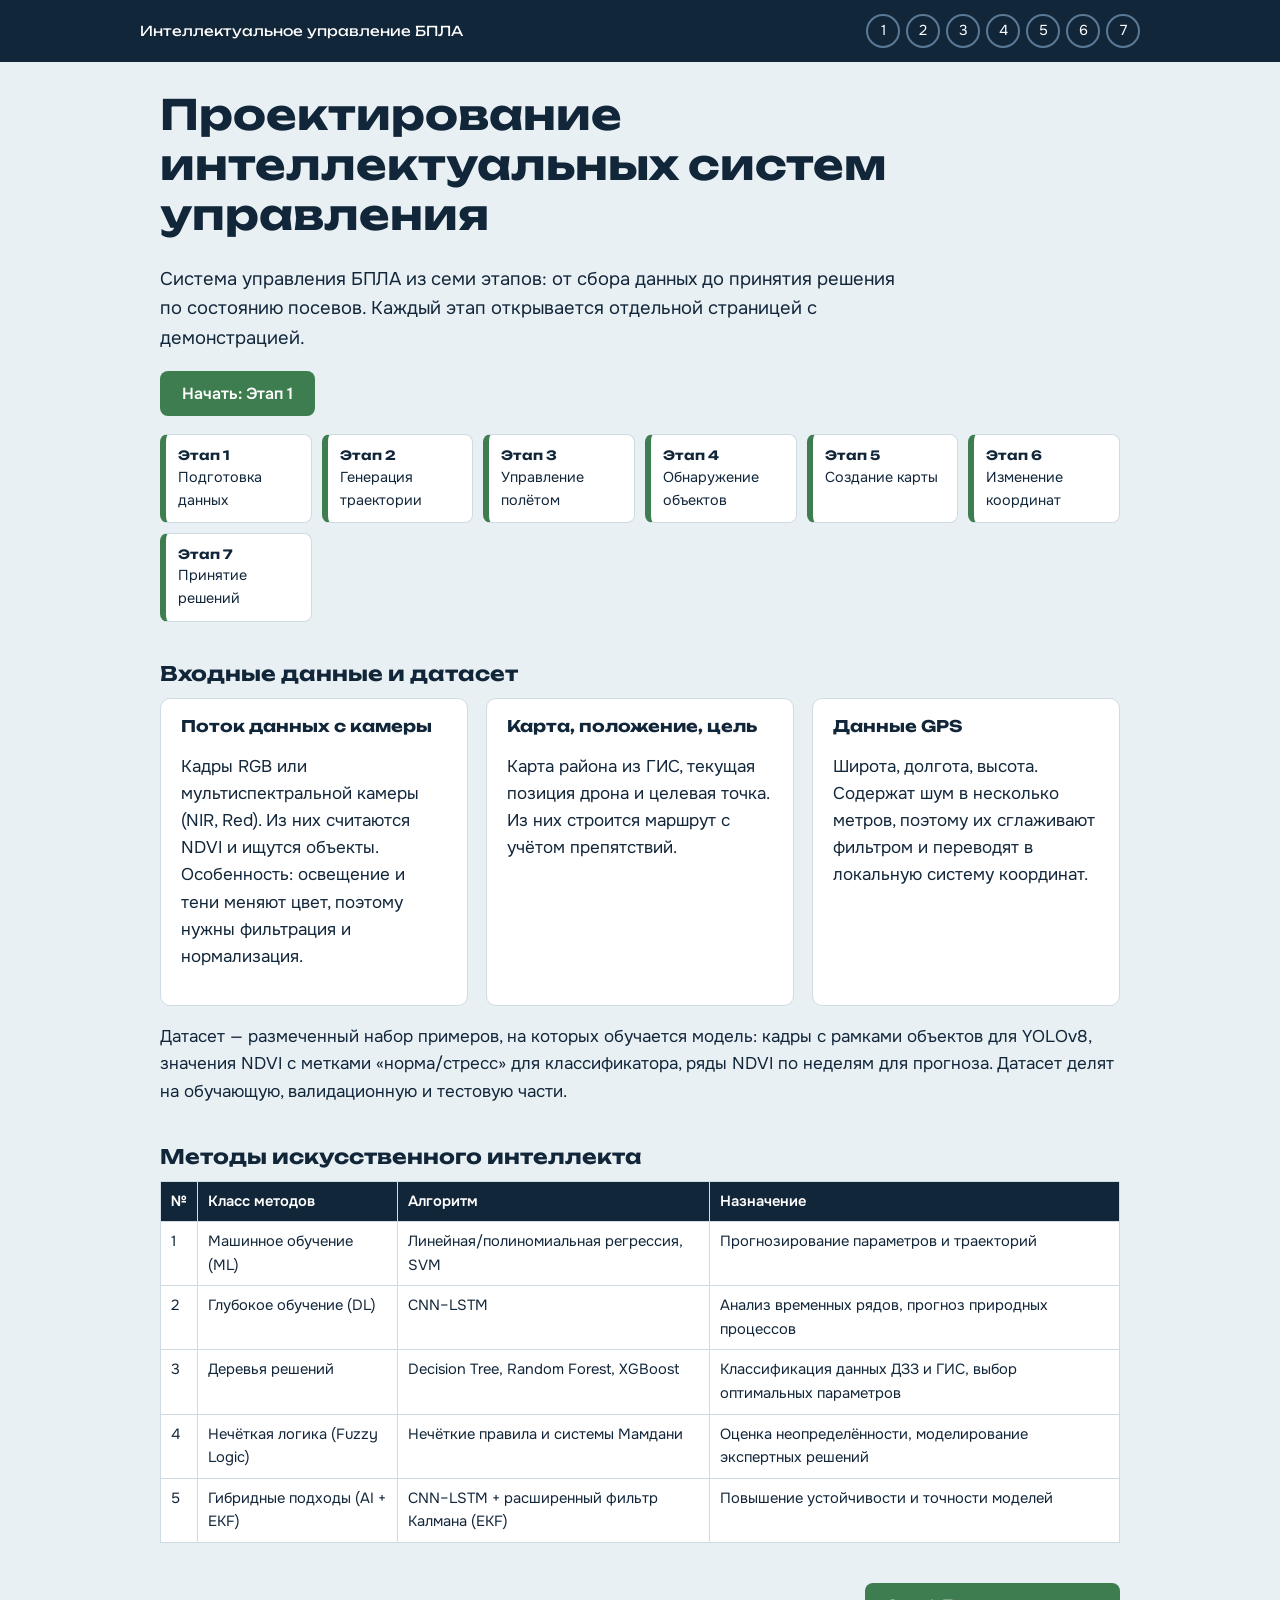
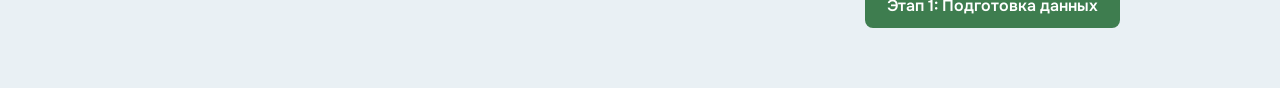
<file: index.html>
<!doctype html><html lang="ru"><head><meta charset="utf-8"><meta name="viewport" content="width=device-width,initial-scale=1"><title>Главная — Интеллектуальные системы управления БПЛА</title>
<link rel="preconnect" href="https://fonts.googleapis.com"><link rel="stylesheet" href="https://fonts.googleapis.com/css2?family=Onest:wght@400;600&family=Unbounded:wght@500;700&display=swap&subset=cyrillic"><link rel="stylesheet" href="style.css"></head><body>
<header class="top"><nav class="steps" aria-label="Этапы"><a class="home" href="index.html">Интеллектуальное управление БПЛА</a><a class="s" href="stage1.html" title="Подготовка данных" aria-label="Этап 1: Подготовка данных">1</a><a class="s" href="stage2.html" title="Генерация траектории" aria-label="Этап 2: Генерация траектории">2</a><a class="s" href="stage3.html" title="Управление полётом" aria-label="Этап 3: Управление полётом">3</a><a class="s" href="stage4.html" title="Обнаружение объектов" aria-label="Этап 4: Обнаружение объектов">4</a><a class="s" href="stage5.html" title="Создание карты" aria-label="Этап 5: Создание карты">5</a><a class="s" href="stage6.html" title="Изменение координат" aria-label="Этап 6: Изменение координат">6</a><a class="s" href="stage7.html" title="Принятие решений" aria-label="Этап 7: Принятие решений">7</a></nav></header><main><h1>Проектирование интеллектуальных систем управления</h1><p class="lead">Система управления БПЛА из семи этапов: от сбора данных до принятия решения по состоянию посевов. Каждый этап открывается отдельной страницей с демонстрацией.</p>
<a class="btn" href="stage1.html">Начать: Этап 1</a><div class="map"><a href="stage1.html"><b>Этап 1</b>Подготовка данных</a><a href="stage2.html"><b>Этап 2</b>Генерация траектории</a><a href="stage3.html"><b>Этап 3</b>Управление полётом</a><a href="stage4.html"><b>Этап 4</b>Обнаружение объектов</a><a href="stage5.html"><b>Этап 5</b>Создание карты</a><a href="stage6.html"><b>Этап 6</b>Изменение координат</a><a href="stage7.html"><b>Этап 7</b>Принятие решений</a></div>
<h2>Входные данные и датасет</h2><div class="grid"><div class="box"><h3>Поток данных с камеры</h3><p>Кадры RGB или мультиспектральной камеры (NIR, Red). Из них считаются NDVI и ищутся объекты. Особенность: освещение и тени меняют цвет, поэтому нужны фильтрация и нормализация.</p></div><div class="box"><h3>Карта, положение, цель</h3><p>Карта района из ГИС, текущая позиция дрона и целевая точка. Из них строится маршрут с учётом препятствий.</p></div><div class="box"><h3>Данные GPS</h3><p>Широта, долгота, высота. Содержат шум в несколько метров, поэтому их сглаживают фильтром и переводят в локальную систему координат.</p></div></div>
<p>Датасет — размеченный набор примеров, на которых обучается модель: кадры с рамками объектов для YOLOv8, значения NDVI с метками «норма/стресс» для классификатора, ряды NDVI по неделям для прогноза. Датасет делят на обучающую, валидационную и тестовую части.</p>
<h2>Методы искусственного интеллекта</h2><div class="scroll"><table class="tbl"><tr><th>№</th><th>Класс методов</th><th>Алгоритм</th><th>Назначение</th></tr><tr><td>1</td><td>Машинное обучение (ML)</td><td>Линейная/полиномиальная регрессия, SVM</td><td>Прогнозирование параметров и траекторий</td></tr><tr><td>2</td><td>Глубокое обучение (DL)</td><td>CNN–LSTM</td><td>Анализ временных рядов, прогноз природных процессов</td></tr><tr><td>3</td><td>Деревья решений</td><td>Decision Tree, Random Forest, XGBoost</td><td>Классификация данных ДЗЗ и ГИС, выбор оптимальных параметров</td></tr><tr><td>4</td><td>Нечёткая логика (Fuzzy Logic)</td><td>Нечёткие правила и системы Мамдани</td><td>Оценка неопределённости, моделирование экспертных решений</td></tr><tr><td>5</td><td>Гибридные подходы (AI + EKF)</td><td>CNN–LSTM + расширенный фильтр Калмана (EKF)</td><td>Повышение устойчивости и точности моделей</td></tr></table></div>
<div class="nav"><span></span><a class="btn" href="stage1.html">Этап 1: Подготовка данных</a></div></main><script src="app.js"></script></body></html>
</file>
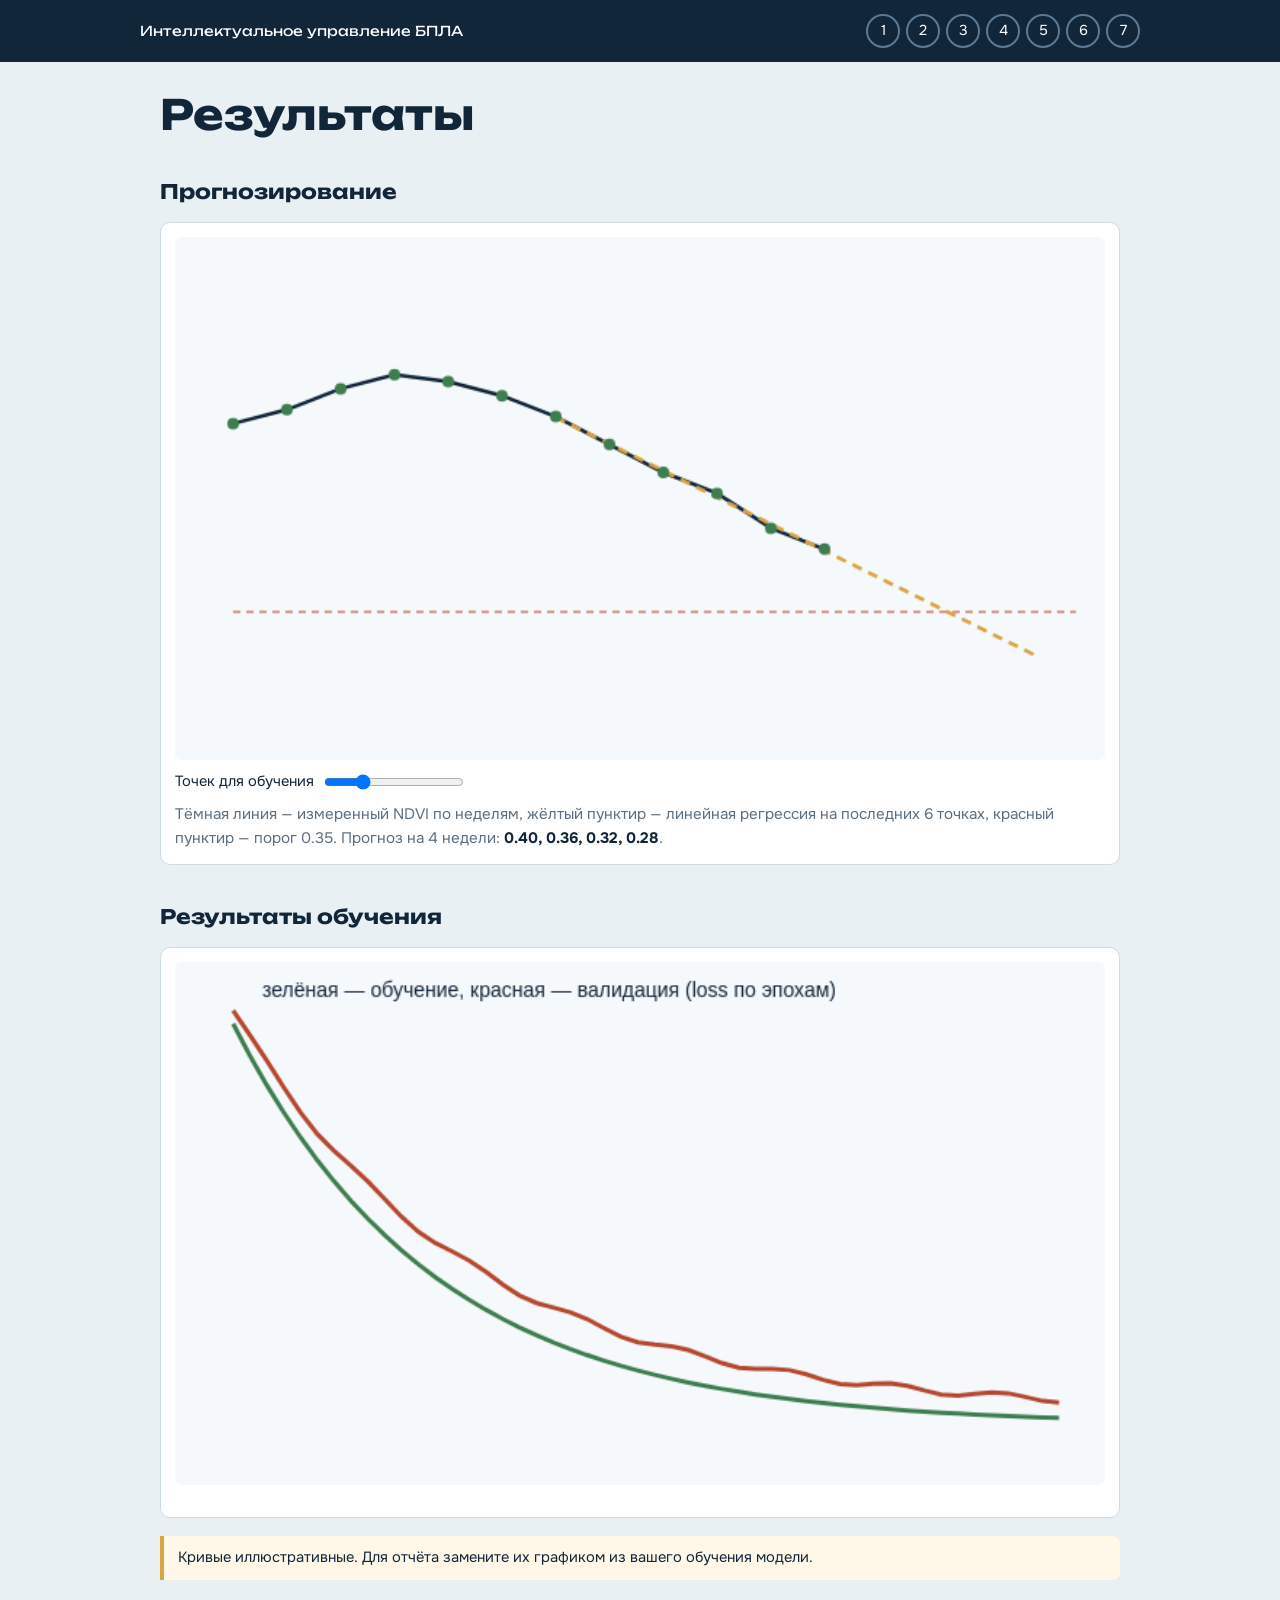
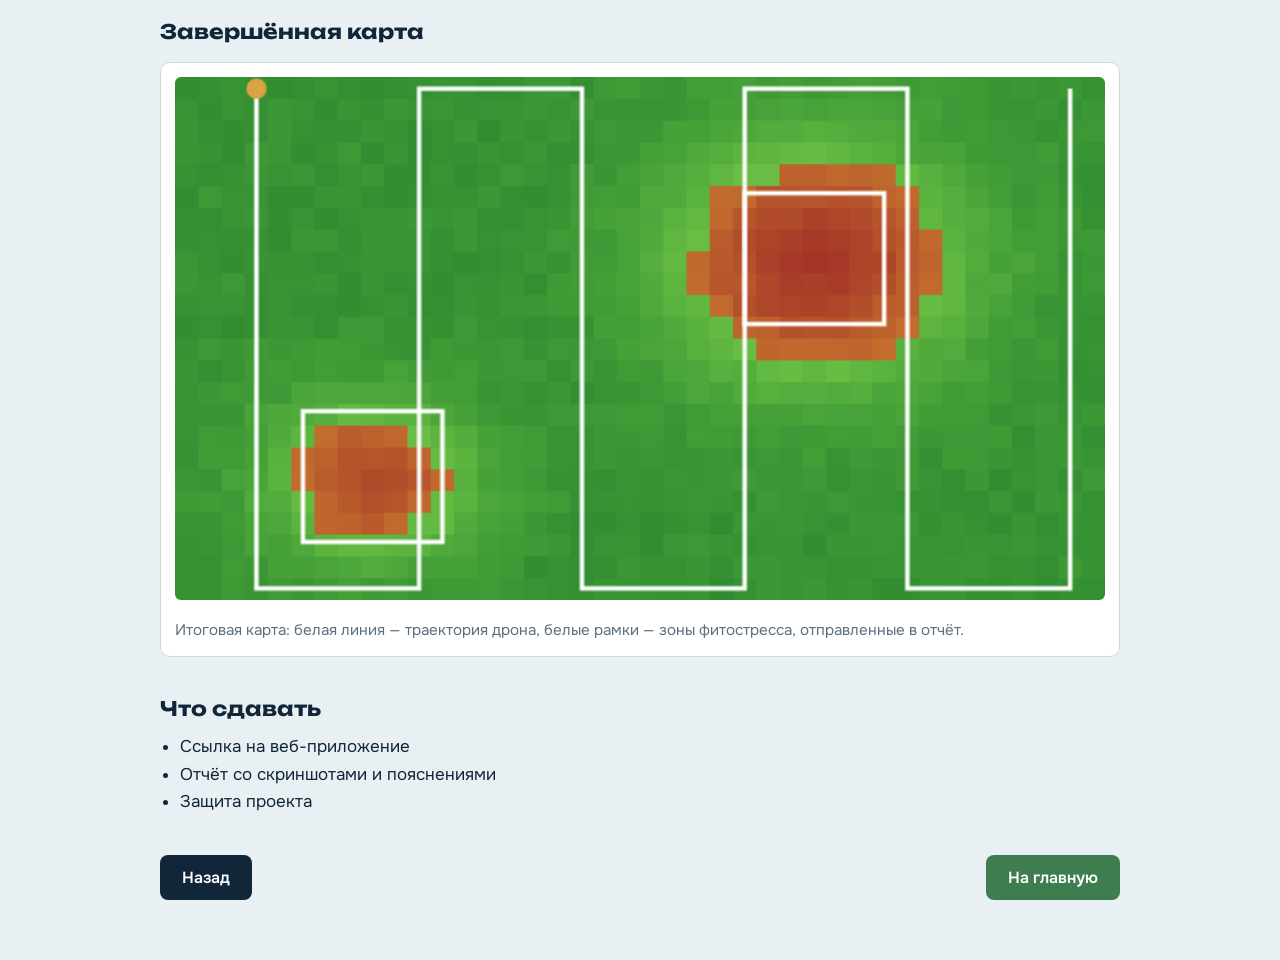
<file: results.html>
<!doctype html><html lang="ru"><head><meta charset="utf-8"><meta name="viewport" content="width=device-width,initial-scale=1"><title>Результаты — Интеллектуальные системы управления БПЛА</title>
<link rel="preconnect" href="https://fonts.googleapis.com"><link rel="stylesheet" href="https://fonts.googleapis.com/css2?family=Onest:wght@400;600&family=Unbounded:wght@500;700&display=swap&subset=cyrillic"><link rel="stylesheet" href="style.css"></head><body>
<header class="top"><nav class="steps" aria-label="Этапы"><a class="home" href="index.html">Интеллектуальное управление БПЛА</a><a class="s" href="stage1.html" title="Подготовка данных" aria-label="Этап 1: Подготовка данных">1</a><a class="s" href="stage2.html" title="Генерация траектории" aria-label="Этап 2: Генерация траектории">2</a><a class="s" href="stage3.html" title="Управление полётом" aria-label="Этап 3: Управление полётом">3</a><a class="s" href="stage4.html" title="Обнаружение объектов" aria-label="Этап 4: Обнаружение объектов">4</a><a class="s" href="stage5.html" title="Создание карты" aria-label="Этап 5: Создание карты">5</a><a class="s" href="stage6.html" title="Изменение координат" aria-label="Этап 6: Изменение координат">6</a><a class="s" href="stage7.html" title="Принятие решений" aria-label="Этап 7: Принятие решений">7</a></nav></header><main><h1>Результаты</h1><h2>Прогнозирование</h2><figure data-d="resfc"><canvas width="640" height="360" role="img" aria-label="Интерактивная демонстрация"></canvas><div class="ctl"><label>Точек для обучения<input type="range" name="n" min="4" max="12" step="1" value="6"></label></div><div class="out"></div></figure><h2>Результаты обучения</h2><figure data-d="reslos"><canvas width="640" height="360" role="img" aria-label="Интерактивная демонстрация"></canvas><div class="ctl"></div><div class="out"></div></figure><p class="note">Кривые иллюстративные. Для отчёта замените их графиком из вашего обучения модели.</p><h2>Завершённая карта</h2><figure data-d="resmap"><canvas width="640" height="360" role="img" aria-label="Интерактивная демонстрация"></canvas><div class="ctl"></div><div class="out"></div></figure><h2>Что сдавать</h2><ul><li>Ссылка на веб-приложение</li><li>Отчёт со скриншотами и пояснениями</li><li>Защита проекта</li></ul><div class="nav"><a class="btn alt" href="stage7.html">Назад</a><a class="btn" href="index.html">На главную</a></div></main><script src="app.js"></script></body></html>
</file>
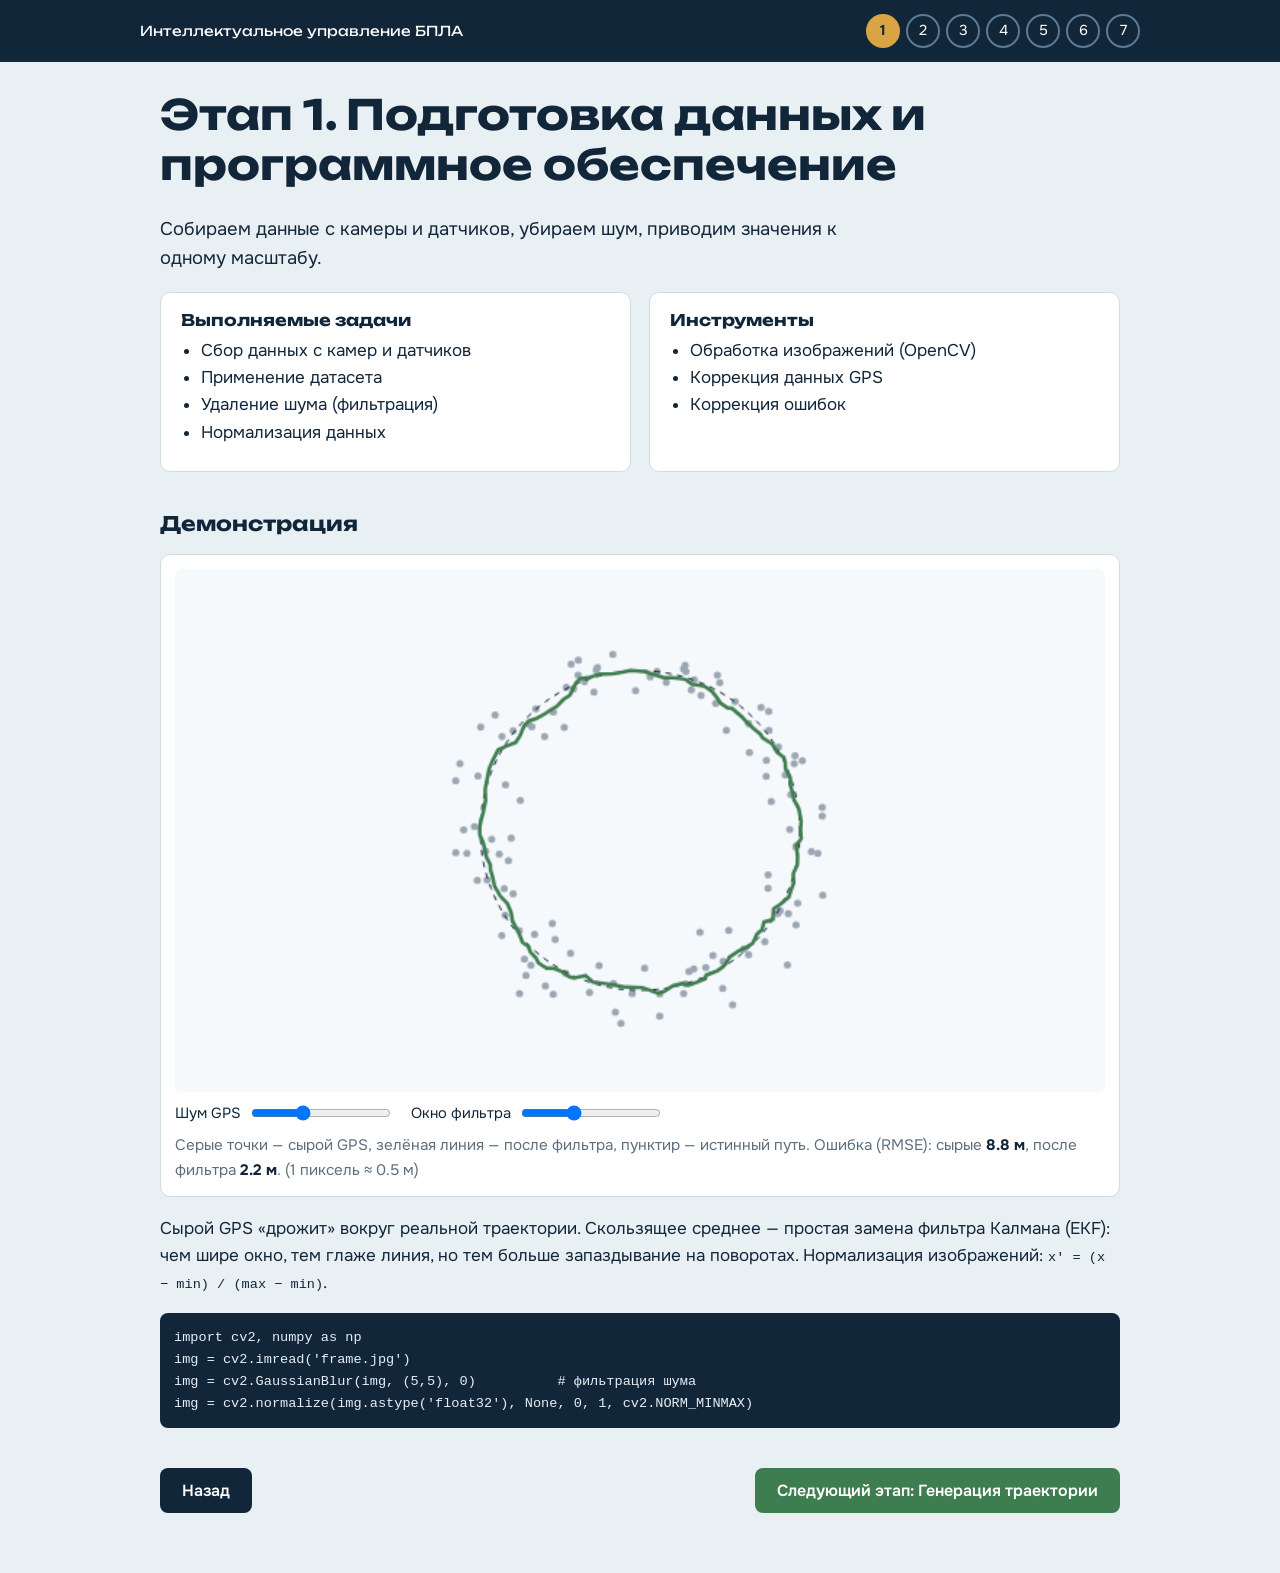
<file: stage1.html>
<!doctype html><html lang="ru"><head><meta charset="utf-8"><meta name="viewport" content="width=device-width,initial-scale=1"><title>Этап 1. Подготовка данных и программное обеспечение — Интеллектуальные системы управления БПЛА</title>
<link rel="preconnect" href="https://fonts.googleapis.com"><link rel="stylesheet" href="https://fonts.googleapis.com/css2?family=Onest:wght@400;600&family=Unbounded:wght@500;700&display=swap&subset=cyrillic"><link rel="stylesheet" href="style.css"></head><body>
<header class="top"><nav class="steps" aria-label="Этапы"><a class="home" href="index.html">Интеллектуальное управление БПЛА</a><a class="s on" href="stage1.html" title="Подготовка данных" aria-label="Этап 1: Подготовка данных">1</a><a class="s" href="stage2.html" title="Генерация траектории" aria-label="Этап 2: Генерация траектории">2</a><a class="s" href="stage3.html" title="Управление полётом" aria-label="Этап 3: Управление полётом">3</a><a class="s" href="stage4.html" title="Обнаружение объектов" aria-label="Этап 4: Обнаружение объектов">4</a><a class="s" href="stage5.html" title="Создание карты" aria-label="Этап 5: Создание карты">5</a><a class="s" href="stage6.html" title="Изменение координат" aria-label="Этап 6: Изменение координат">6</a><a class="s" href="stage7.html" title="Принятие решений" aria-label="Этап 7: Принятие решений">7</a></nav></header><main><h1>Этап 1. Подготовка данных и программное обеспечение</h1><p class="lead">Собираем данные с камеры и датчиков, убираем шум, приводим значения к одному масштабу.</p><div class="grid"><div class="box"><h3>Выполняемые задачи</h3><ul><li>Сбор данных с камер и датчиков</li><li>Применение датасета</li><li>Удаление шума (фильтрация)</li><li>Нормализация данных</li></ul></div><div class="box"><h3>Инструменты</h3><ul><li>Обработка изображений (OpenCV)</li><li>Коррекция данных GPS</li><li>Коррекция ошибок</li></ul></div></div><h2>Демонстрация</h2><figure data-d="gps"><canvas width="640" height="360" role="img" aria-label="Интерактивная демонстрация"></canvas><div class="ctl"><label>Шум GPS<input type="range" name="s" min="2" max="30" step="1" value="12"></label><label>Окно фильтра<input type="range" name="n" min="1" max="12" step="1" value="5"></label></div><div class="out"></div></figure><p>Сырой GPS «дрожит» вокруг реальной траектории. Скользящее среднее — простая замена фильтра Калмана (EKF): чем шире окно, тем глаже линия, но тем больше запаздывание на поворотах. Нормализация изображений: <code>x' = (x − min) / (max − min)</code>.</p><pre>import cv2, numpy as np
img = cv2.imread('frame.jpg')
img = cv2.GaussianBlur(img, (5,5), 0)          # фильтрация шума
img = cv2.normalize(img.astype('float32'), None, 0, 1, cv2.NORM_MINMAX)</pre><div class="nav"><a class="btn alt" href="index.html">Назад</a><a class="btn" href="stage2.html">Следующий этап: Генерация траектории</a></div></main><script src="app.js"></script></body></html>
</file>
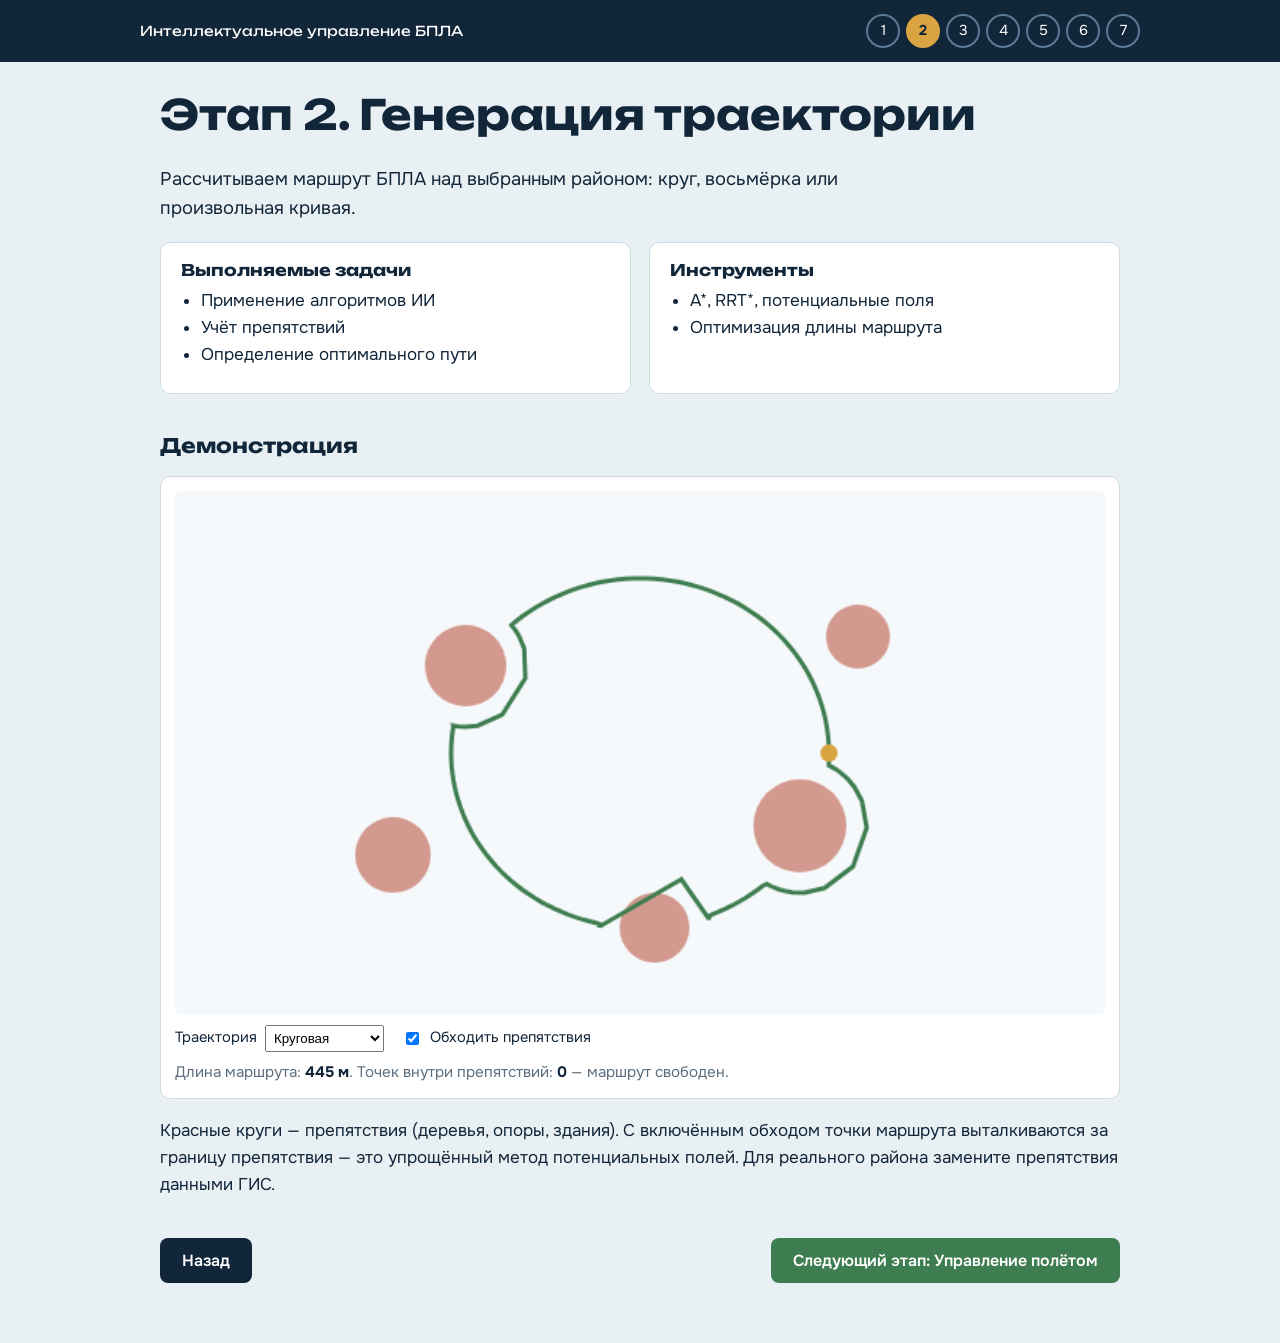
<file: stage2.html>
<!doctype html><html lang="ru"><head><meta charset="utf-8"><meta name="viewport" content="width=device-width,initial-scale=1"><title>Этап 2. Генерация траектории — Интеллектуальные системы управления БПЛА</title>
<link rel="preconnect" href="https://fonts.googleapis.com"><link rel="stylesheet" href="https://fonts.googleapis.com/css2?family=Onest:wght@400;600&family=Unbounded:wght@500;700&display=swap&subset=cyrillic"><link rel="stylesheet" href="style.css"></head><body>
<header class="top"><nav class="steps" aria-label="Этапы"><a class="home" href="index.html">Интеллектуальное управление БПЛА</a><a class="s" href="stage1.html" title="Подготовка данных" aria-label="Этап 1: Подготовка данных">1</a><a class="s on" href="stage2.html" title="Генерация траектории" aria-label="Этап 2: Генерация траектории">2</a><a class="s" href="stage3.html" title="Управление полётом" aria-label="Этап 3: Управление полётом">3</a><a class="s" href="stage4.html" title="Обнаружение объектов" aria-label="Этап 4: Обнаружение объектов">4</a><a class="s" href="stage5.html" title="Создание карты" aria-label="Этап 5: Создание карты">5</a><a class="s" href="stage6.html" title="Изменение координат" aria-label="Этап 6: Изменение координат">6</a><a class="s" href="stage7.html" title="Принятие решений" aria-label="Этап 7: Принятие решений">7</a></nav></header><main><h1>Этап 2. Генерация траектории</h1><p class="lead">Рассчитываем маршрут БПЛА над выбранным районом: круг, восьмёрка или произвольная кривая.</p><div class="grid"><div class="box"><h3>Выполняемые задачи</h3><ul><li>Применение алгоритмов ИИ</li><li>Учёт препятствий</li><li>Определение оптимального пути</li></ul></div><div class="box"><h3>Инструменты</h3><ul><li>A*, RRT*, потенциальные поля</li><li>Оптимизация длины маршрута</li></ul></div></div><h2>Демонстрация</h2><figure data-d="traj"><canvas width="640" height="360" role="img" aria-label="Интерактивная демонстрация"></canvas><div class="ctl"><label>Траектория <select name="sh"><option value="c">Круговая</option><option value="e">Восьмёрка</option><option value="a">Произвольная</option></select></label><label><input type="checkbox" name="av" checked> Обходить препятствия</label></div><div class="out"></div></figure><p>Красные круги — препятствия (деревья, опоры, здания). С включённым обходом точки маршрута выталкиваются за границу препятствия — это упрощённый метод потенциальных полей. Для реального района замените препятствия данными ГИС.</p><div class="nav"><a class="btn alt" href="stage1.html">Назад</a><a class="btn" href="stage3.html">Следующий этап: Управление полётом</a></div></main><script src="app.js"></script></body></html>
</file>
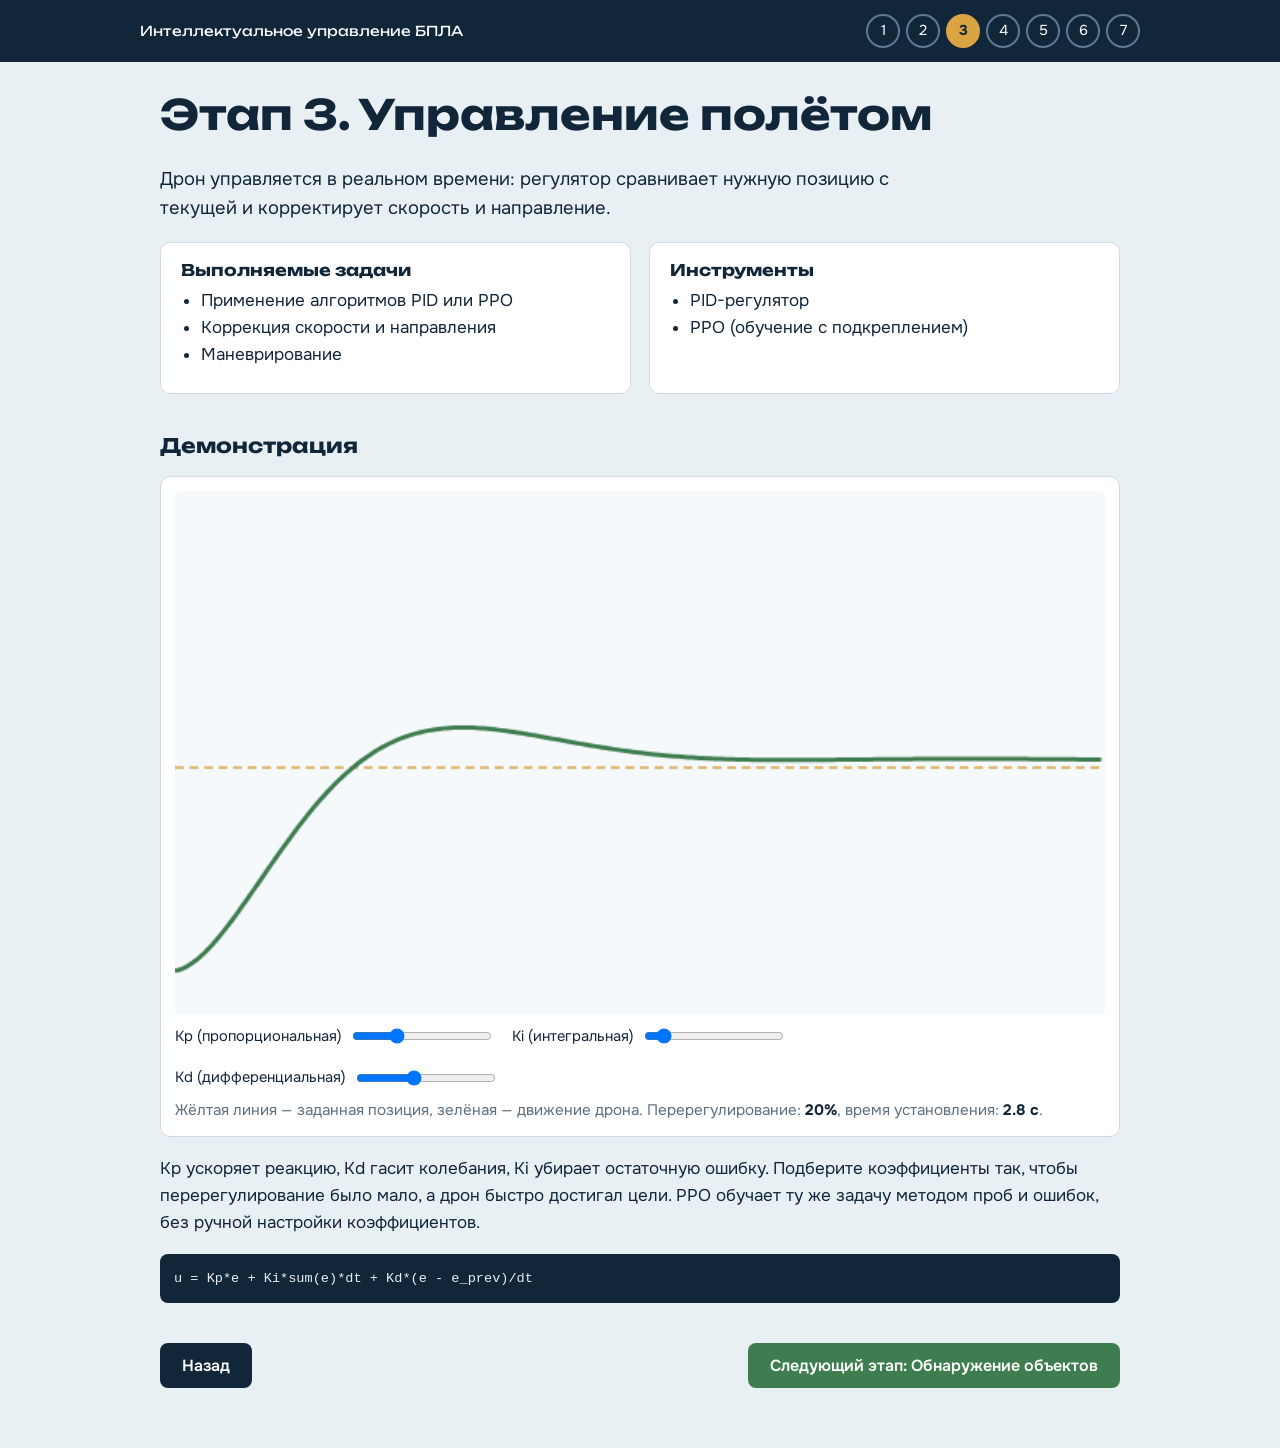
<file: stage3.html>
<!doctype html><html lang="ru"><head><meta charset="utf-8"><meta name="viewport" content="width=device-width,initial-scale=1"><title>Этап 3. Управление полётом — Интеллектуальные системы управления БПЛА</title>
<link rel="preconnect" href="https://fonts.googleapis.com"><link rel="stylesheet" href="https://fonts.googleapis.com/css2?family=Onest:wght@400;600&family=Unbounded:wght@500;700&display=swap&subset=cyrillic"><link rel="stylesheet" href="style.css"></head><body>
<header class="top"><nav class="steps" aria-label="Этапы"><a class="home" href="index.html">Интеллектуальное управление БПЛА</a><a class="s" href="stage1.html" title="Подготовка данных" aria-label="Этап 1: Подготовка данных">1</a><a class="s" href="stage2.html" title="Генерация траектории" aria-label="Этап 2: Генерация траектории">2</a><a class="s on" href="stage3.html" title="Управление полётом" aria-label="Этап 3: Управление полётом">3</a><a class="s" href="stage4.html" title="Обнаружение объектов" aria-label="Этап 4: Обнаружение объектов">4</a><a class="s" href="stage5.html" title="Создание карты" aria-label="Этап 5: Создание карты">5</a><a class="s" href="stage6.html" title="Изменение координат" aria-label="Этап 6: Изменение координат">6</a><a class="s" href="stage7.html" title="Принятие решений" aria-label="Этап 7: Принятие решений">7</a></nav></header><main><h1>Этап 3. Управление полётом</h1><p class="lead">Дрон управляется в реальном времени: регулятор сравнивает нужную позицию с текущей и корректирует скорость и направление.</p><div class="grid"><div class="box"><h3>Выполняемые задачи</h3><ul><li>Применение алгоритмов PID или PPO</li><li>Коррекция скорости и направления</li><li>Маневрирование</li></ul></div><div class="box"><h3>Инструменты</h3><ul><li>PID-регулятор</li><li>PPO (обучение с подкреплением)</li></ul></div></div><h2>Демонстрация</h2><figure data-d="pid"><canvas width="640" height="360" role="img" aria-label="Интерактивная демонстрация"></canvas><div class="ctl"><label>Kp (пропорциональная)<input type="range" name="kp" min="0" max="20" step="0.5" value="6"></label><label>Ki (интегральная)<input type="range" name="ki" min="0" max="10" step="0.5" value="1"></label><label>Kd (дифференциальная)<input type="range" name="kd" min="0" max="5" step="0.1" value="2"></label></div><div class="out"></div></figure><p>Kp ускоряет реакцию, Kd гасит колебания, Ki убирает остаточную ошибку. Подберите коэффициенты так, чтобы перерегулирование было мало, а дрон быстро достигал цели. PPO обучает ту же задачу методом проб и ошибок, без ручной настройки коэффициентов.</p><pre>u = Kp*e + Ki*sum(e)*dt + Kd*(e - e_prev)/dt</pre><div class="nav"><a class="btn alt" href="stage2.html">Назад</a><a class="btn" href="stage4.html">Следующий этап: Обнаружение объектов</a></div></main><script src="app.js"></script></body></html>
</file>
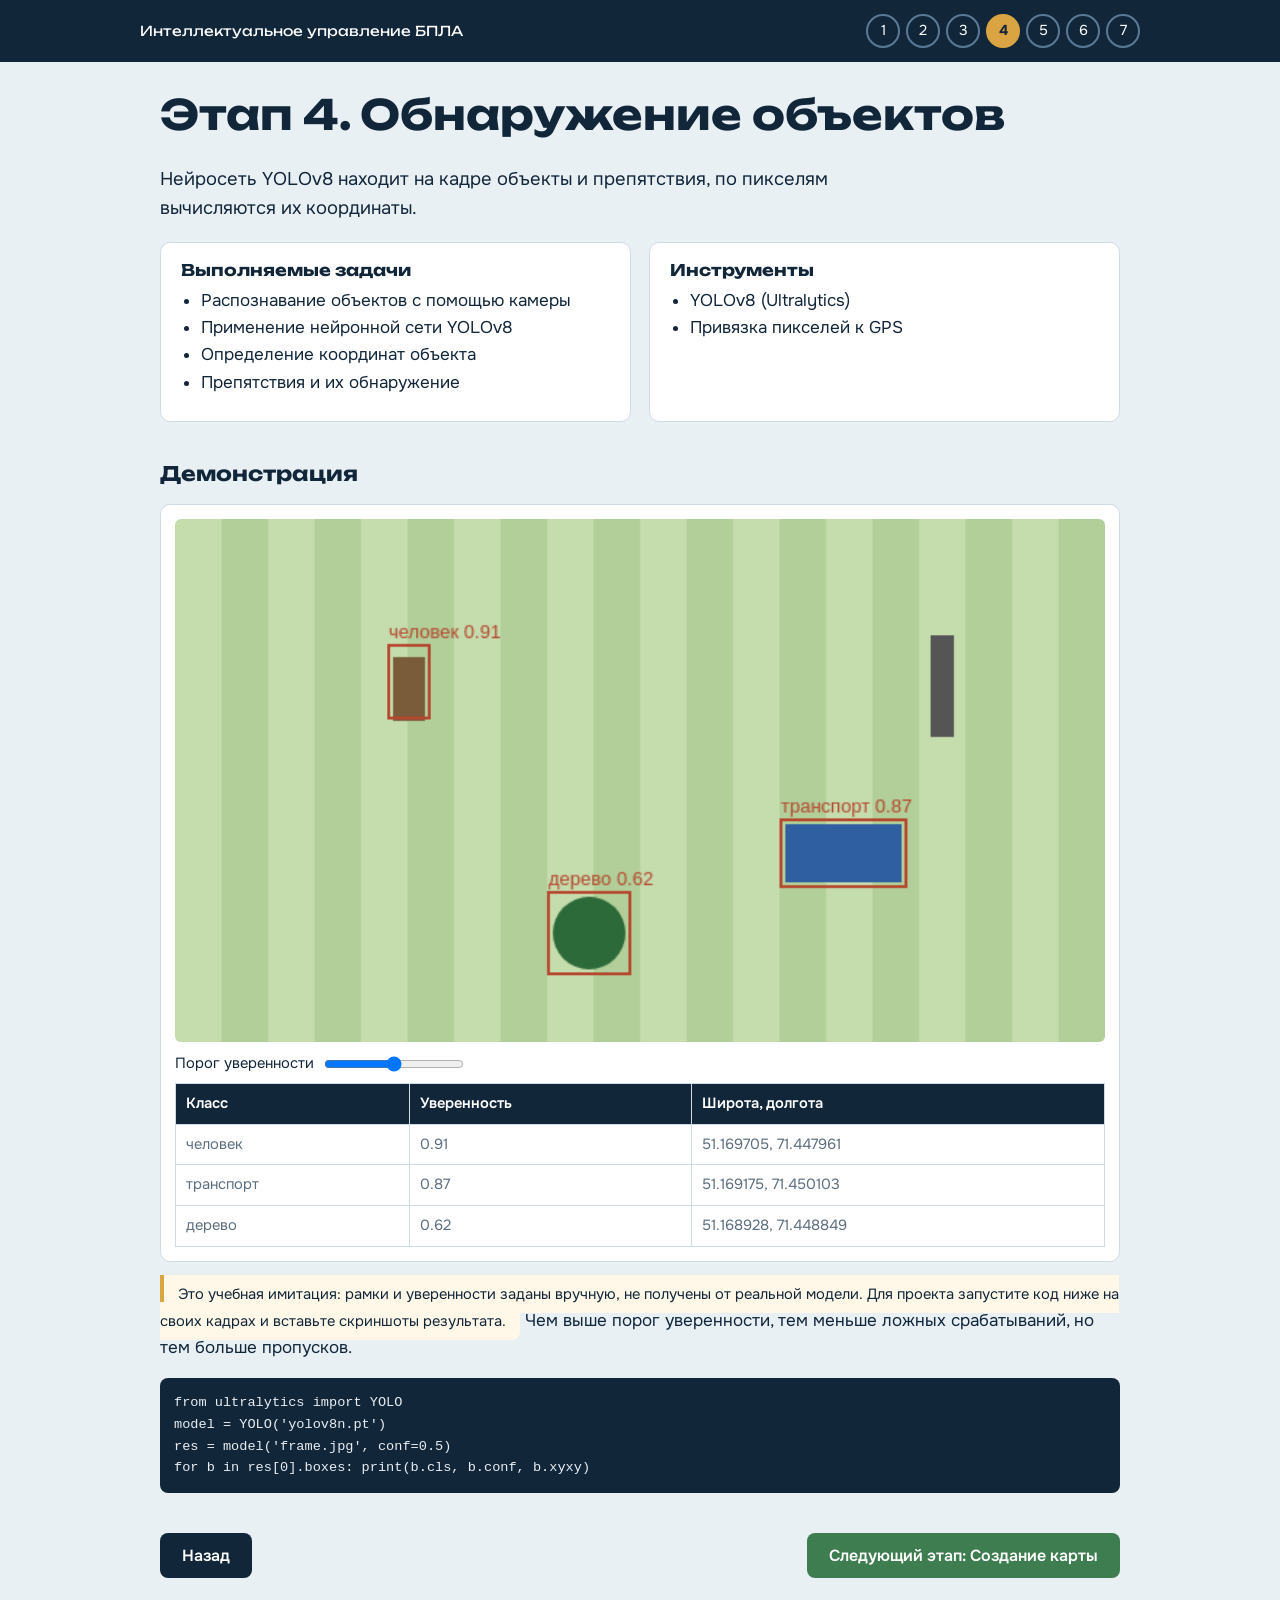
<file: stage4.html>
<!doctype html><html lang="ru"><head><meta charset="utf-8"><meta name="viewport" content="width=device-width,initial-scale=1"><title>Этап 4. Обнаружение объектов — Интеллектуальные системы управления БПЛА</title>
<link rel="preconnect" href="https://fonts.googleapis.com"><link rel="stylesheet" href="https://fonts.googleapis.com/css2?family=Onest:wght@400;600&family=Unbounded:wght@500;700&display=swap&subset=cyrillic"><link rel="stylesheet" href="style.css"></head><body>
<header class="top"><nav class="steps" aria-label="Этапы"><a class="home" href="index.html">Интеллектуальное управление БПЛА</a><a class="s" href="stage1.html" title="Подготовка данных" aria-label="Этап 1: Подготовка данных">1</a><a class="s" href="stage2.html" title="Генерация траектории" aria-label="Этап 2: Генерация траектории">2</a><a class="s" href="stage3.html" title="Управление полётом" aria-label="Этап 3: Управление полётом">3</a><a class="s on" href="stage4.html" title="Обнаружение объектов" aria-label="Этап 4: Обнаружение объектов">4</a><a class="s" href="stage5.html" title="Создание карты" aria-label="Этап 5: Создание карты">5</a><a class="s" href="stage6.html" title="Изменение координат" aria-label="Этап 6: Изменение координат">6</a><a class="s" href="stage7.html" title="Принятие решений" aria-label="Этап 7: Принятие решений">7</a></nav></header><main><h1>Этап 4. Обнаружение объектов</h1><p class="lead">Нейросеть YOLOv8 находит на кадре объекты и препятствия, по пикселям вычисляются их координаты.</p><div class="grid"><div class="box"><h3>Выполняемые задачи</h3><ul><li>Распознавание объектов с помощью камеры</li><li>Применение нейронной сети YOLOv8</li><li>Определение координат объекта</li><li>Препятствия и их обнаружение</li></ul></div><div class="box"><h3>Инструменты</h3><ul><li>YOLOv8 (Ultralytics)</li><li>Привязка пикселей к GPS</li></ul></div></div><h2>Демонстрация</h2><figure data-d="yolo"><canvas width="640" height="360" role="img" aria-label="Интерактивная демонстрация"></canvas><div class="ctl"><label>Порог уверенности<input type="range" name="t" min="0" max="1" step="0.01" value="0.5"></label></div><div class="out"></div></figure><p><span class='note'>Это учебная имитация: рамки и уверенности заданы вручную, не получены от реальной модели. Для проекта запустите код ниже на своих кадрах и вставьте скриншоты результата.</span> Чем выше порог уверенности, тем меньше ложных срабатываний, но тем больше пропусков.</p><pre>from ultralytics import YOLO
model = YOLO('yolov8n.pt')
res = model('frame.jpg', conf=0.5)
for b in res[0].boxes: print(b.cls, b.conf, b.xyxy)</pre><div class="nav"><a class="btn alt" href="stage3.html">Назад</a><a class="btn" href="stage5.html">Следующий этап: Создание карты</a></div></main><script src="app.js"></script></body></html>
</file>
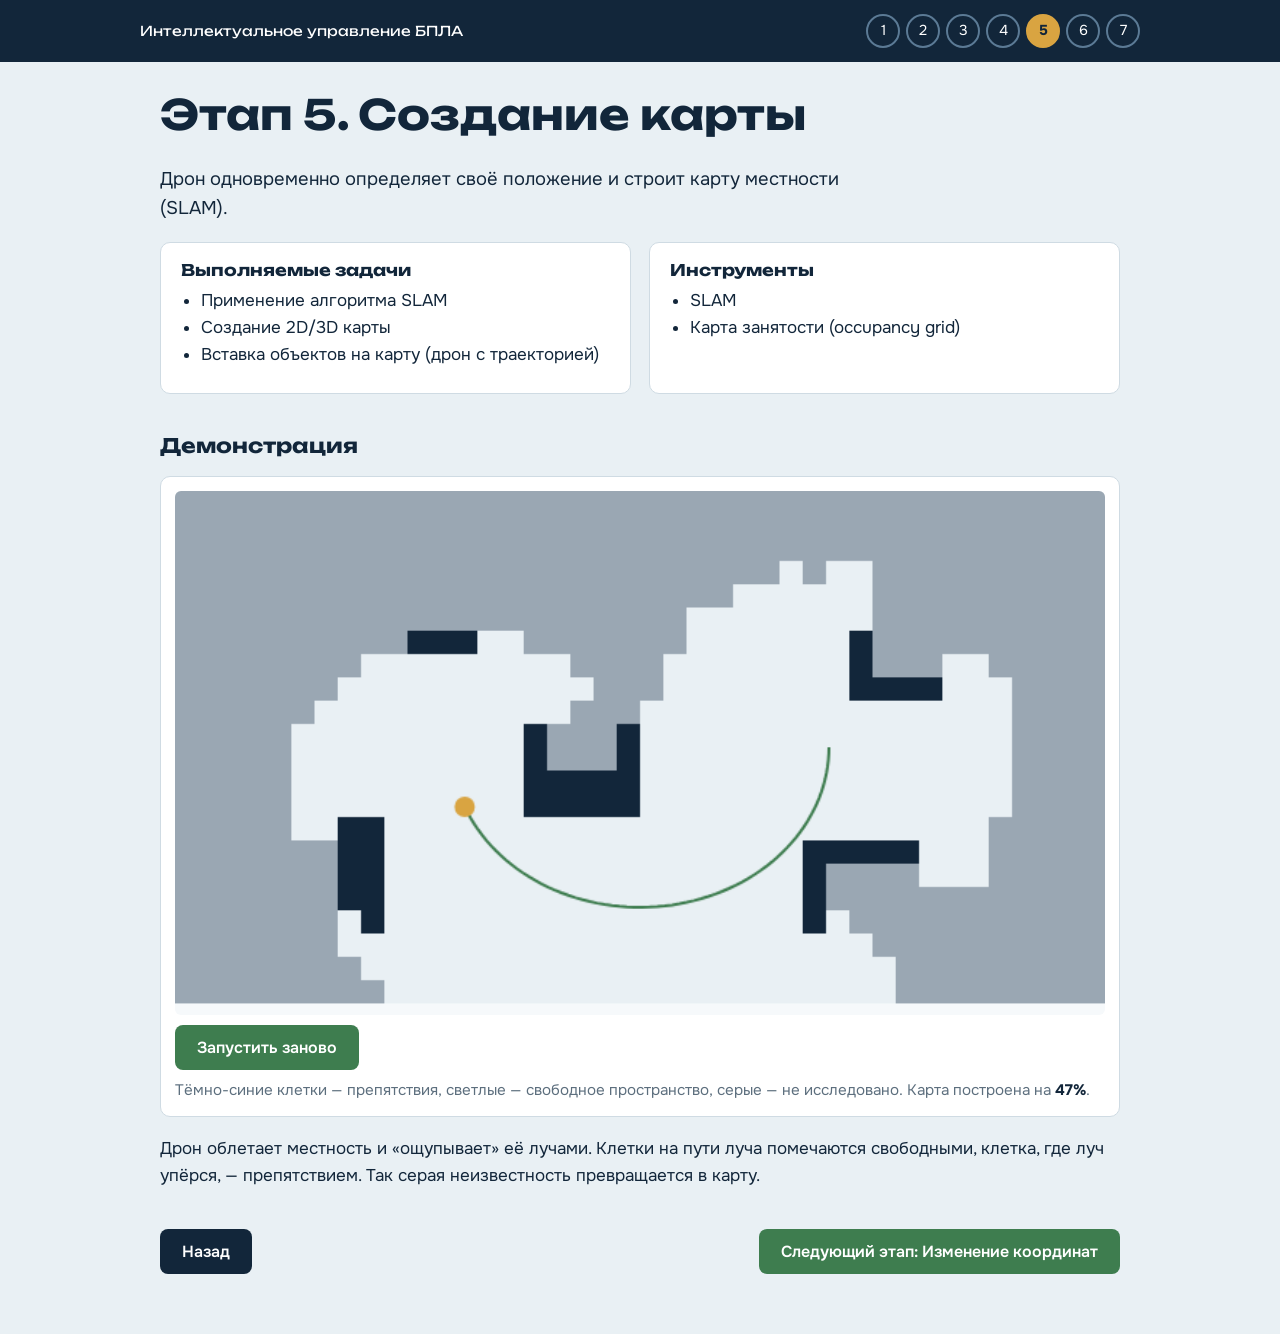
<file: stage5.html>
<!doctype html><html lang="ru"><head><meta charset="utf-8"><meta name="viewport" content="width=device-width,initial-scale=1"><title>Этап 5. Создание карты — Интеллектуальные системы управления БПЛА</title>
<link rel="preconnect" href="https://fonts.googleapis.com"><link rel="stylesheet" href="https://fonts.googleapis.com/css2?family=Onest:wght@400;600&family=Unbounded:wght@500;700&display=swap&subset=cyrillic"><link rel="stylesheet" href="style.css"></head><body>
<header class="top"><nav class="steps" aria-label="Этапы"><a class="home" href="index.html">Интеллектуальное управление БПЛА</a><a class="s" href="stage1.html" title="Подготовка данных" aria-label="Этап 1: Подготовка данных">1</a><a class="s" href="stage2.html" title="Генерация траектории" aria-label="Этап 2: Генерация траектории">2</a><a class="s" href="stage3.html" title="Управление полётом" aria-label="Этап 3: Управление полётом">3</a><a class="s" href="stage4.html" title="Обнаружение объектов" aria-label="Этап 4: Обнаружение объектов">4</a><a class="s on" href="stage5.html" title="Создание карты" aria-label="Этап 5: Создание карты">5</a><a class="s" href="stage6.html" title="Изменение координат" aria-label="Этап 6: Изменение координат">6</a><a class="s" href="stage7.html" title="Принятие решений" aria-label="Этап 7: Принятие решений">7</a></nav></header><main><h1>Этап 5. Создание карты</h1><p class="lead">Дрон одновременно определяет своё положение и строит карту местности (SLAM).</p><div class="grid"><div class="box"><h3>Выполняемые задачи</h3><ul><li>Применение алгоритма SLAM</li><li>Создание 2D/3D карты</li><li>Вставка объектов на карту (дрон с траекторией)</li></ul></div><div class="box"><h3>Инструменты</h3><ul><li>SLAM</li><li>Карта занятости (occupancy grid)</li></ul></div></div><h2>Демонстрация</h2><figure data-d="slam"><canvas width="640" height="360" role="img" aria-label="Интерактивная демонстрация"></canvas><div class="ctl"><button class="btn" name="go" type="button">Запустить заново</button></div><div class="out"></div></figure><p>Дрон облетает местность и «ощупывает» её лучами. Клетки на пути луча помечаются свободными, клетка, где луч упёрся, — препятствием. Так серая неизвестность превращается в карту.</p><div class="nav"><a class="btn alt" href="stage4.html">Назад</a><a class="btn" href="stage6.html">Следующий этап: Изменение координат</a></div></main><script src="app.js"></script></body></html>
</file>
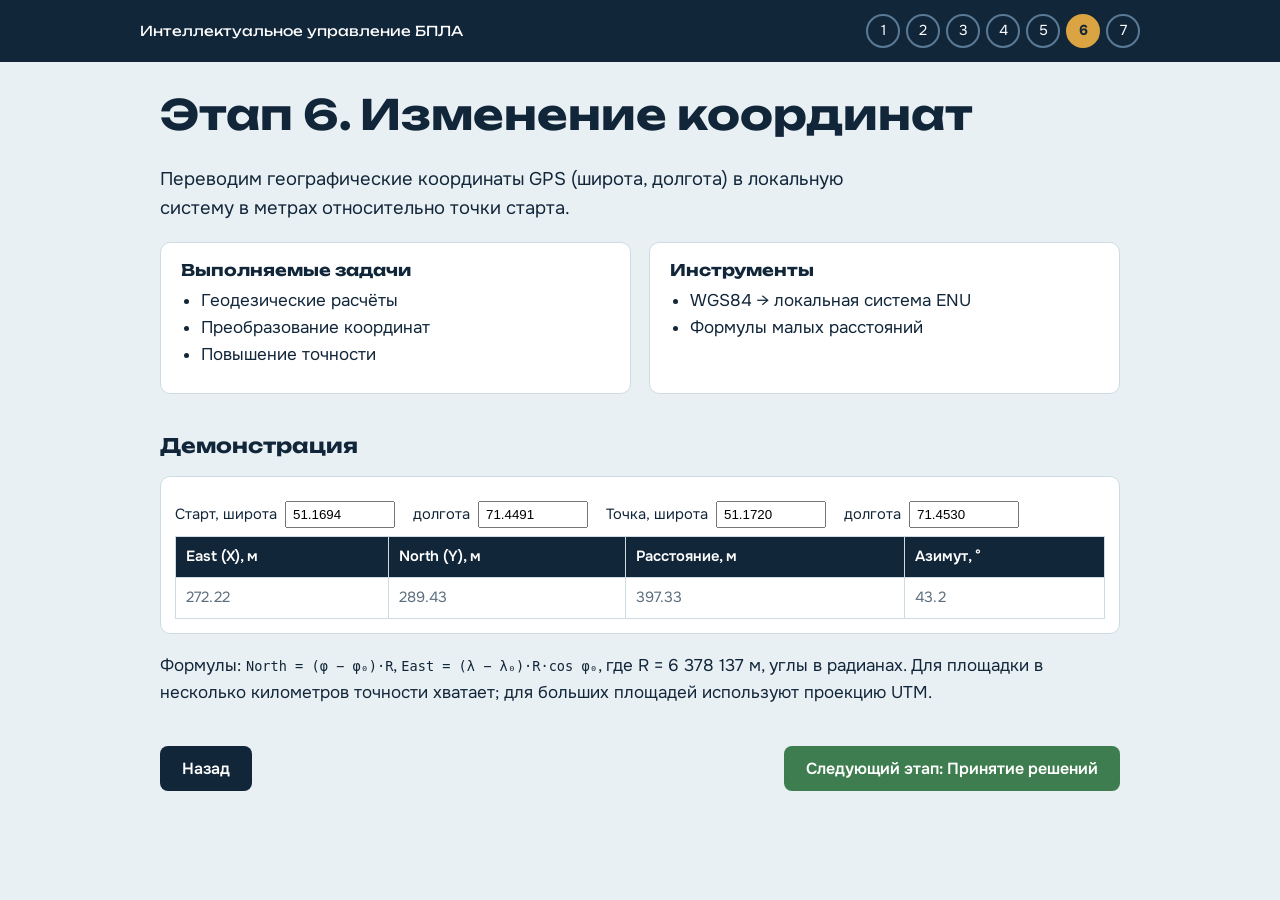
<file: stage6.html>
<!doctype html><html lang="ru"><head><meta charset="utf-8"><meta name="viewport" content="width=device-width,initial-scale=1"><title>Этап 6. Изменение координат — Интеллектуальные системы управления БПЛА</title>
<link rel="preconnect" href="https://fonts.googleapis.com"><link rel="stylesheet" href="https://fonts.googleapis.com/css2?family=Onest:wght@400;600&family=Unbounded:wght@500;700&display=swap&subset=cyrillic"><link rel="stylesheet" href="style.css"></head><body>
<header class="top"><nav class="steps" aria-label="Этапы"><a class="home" href="index.html">Интеллектуальное управление БПЛА</a><a class="s" href="stage1.html" title="Подготовка данных" aria-label="Этап 1: Подготовка данных">1</a><a class="s" href="stage2.html" title="Генерация траектории" aria-label="Этап 2: Генерация траектории">2</a><a class="s" href="stage3.html" title="Управление полётом" aria-label="Этап 3: Управление полётом">3</a><a class="s" href="stage4.html" title="Обнаружение объектов" aria-label="Этап 4: Обнаружение объектов">4</a><a class="s" href="stage5.html" title="Создание карты" aria-label="Этап 5: Создание карты">5</a><a class="s on" href="stage6.html" title="Изменение координат" aria-label="Этап 6: Изменение координат">6</a><a class="s" href="stage7.html" title="Принятие решений" aria-label="Этап 7: Принятие решений">7</a></nav></header><main><h1>Этап 6. Изменение координат</h1><p class="lead">Переводим географические координаты GPS (широта, долгота) в локальную систему в метрах относительно точки старта.</p><div class="grid"><div class="box"><h3>Выполняемые задачи</h3><ul><li>Геодезические расчёты</li><li>Преобразование координат</li><li>Повышение точности</li></ul></div><div class="box"><h3>Инструменты</h3><ul><li>WGS84 → локальная система ENU</li><li>Формулы малых расстояний</li></ul></div></div><h2>Демонстрация</h2><figure data-d="geo"><div class="ctl"><label>Старт, широта <input type="number" name="la0" value="51.1694" step="0.0001"></label><label>долгота <input type="number" name="lo0" value="71.4491" step="0.0001"></label><label>Точка, широта <input type="number" name="la" value="51.1720" step="0.0001"></label><label>долгота <input type="number" name="lo" value="71.4530" step="0.0001"></label></div><div class="out"></div></figure><p>Формулы: <code>North = (φ − φ₀)·R</code>, <code>East = (λ − λ₀)·R·cos φ₀</code>, где R = 6 378 137 м, углы в радианах. Для площадки в несколько километров точности хватает; для больших площадей используют проекцию UTM.</p><div class="nav"><a class="btn alt" href="stage5.html">Назад</a><a class="btn" href="stage7.html">Следующий этап: Принятие решений</a></div></main><script src="app.js"></script></body></html>
</file>
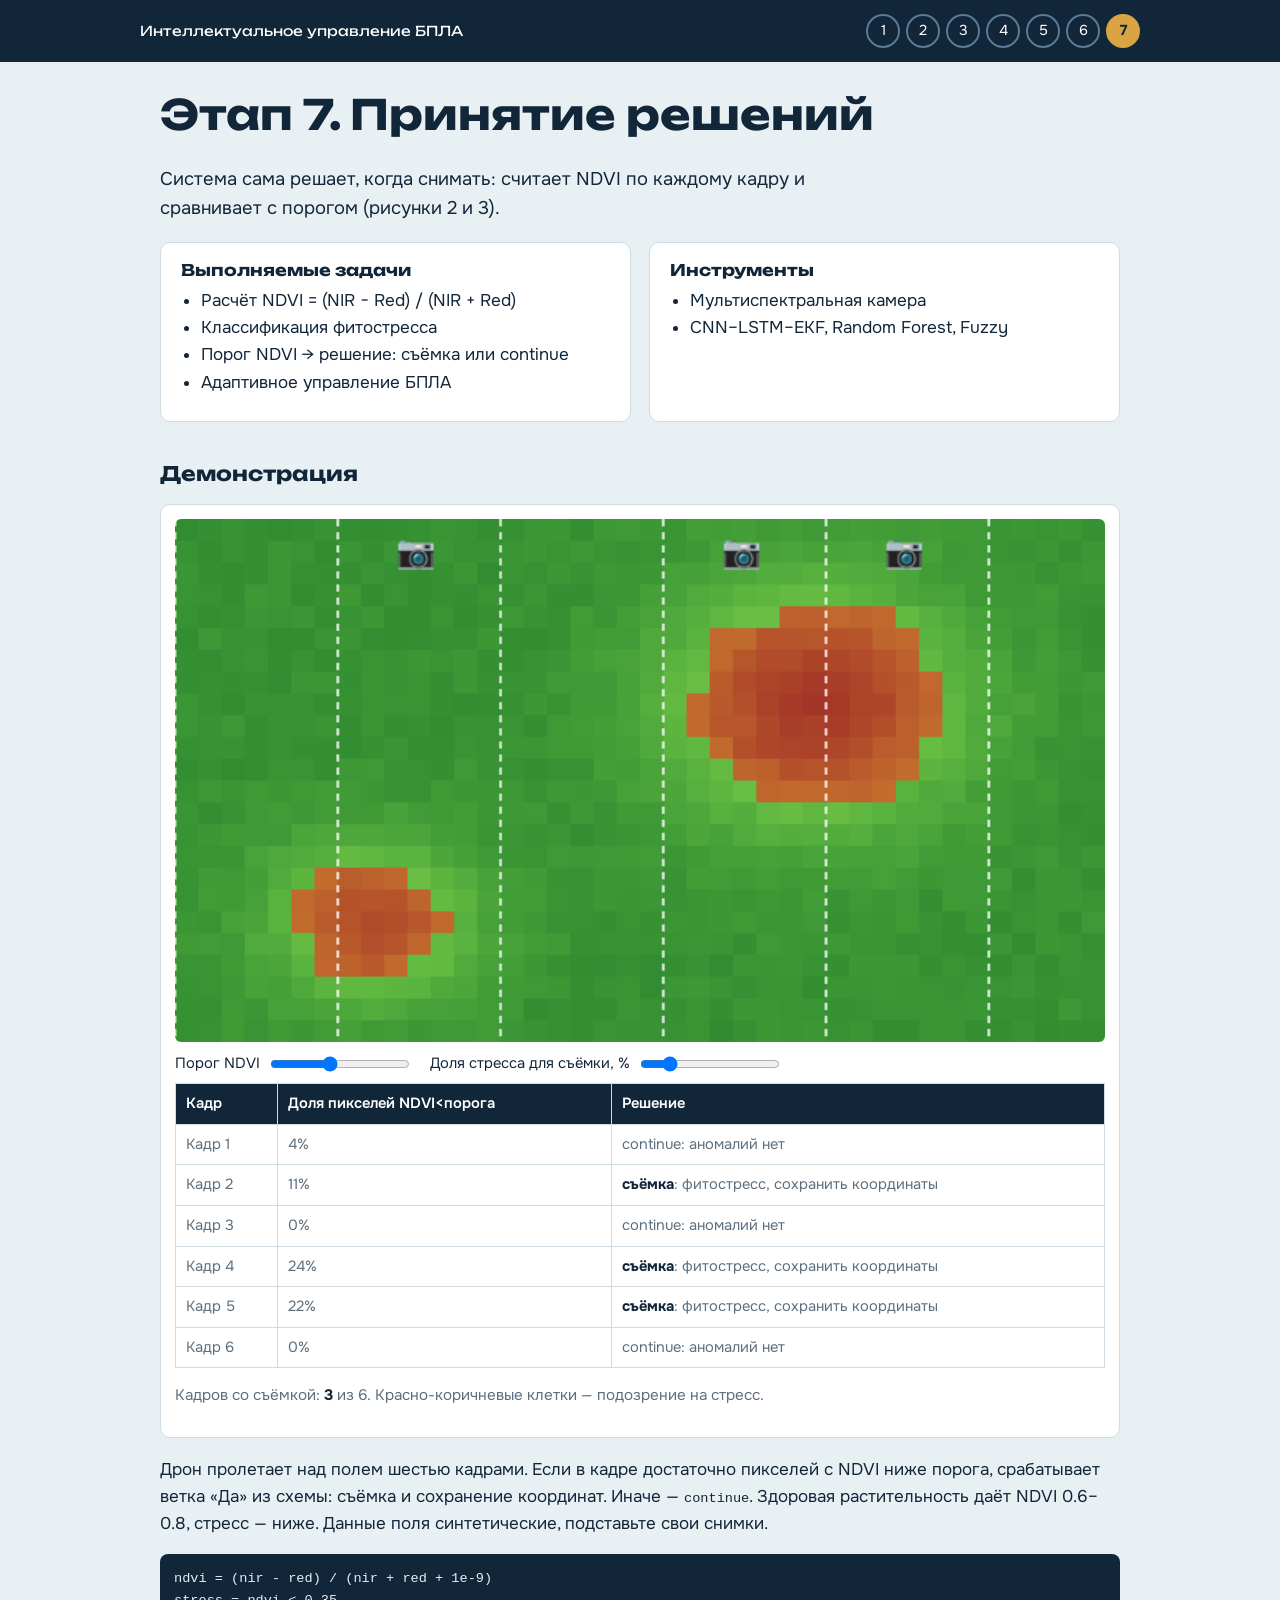
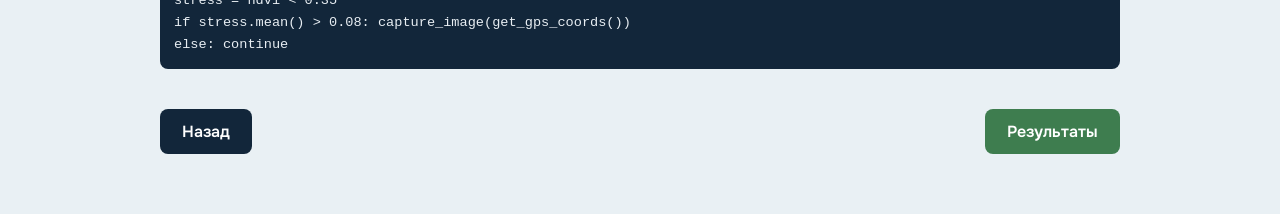
<file: stage7.html>
<!doctype html><html lang="ru"><head><meta charset="utf-8"><meta name="viewport" content="width=device-width,initial-scale=1"><title>Этап 7. Принятие решений — Интеллектуальные системы управления БПЛА</title>
<link rel="preconnect" href="https://fonts.googleapis.com"><link rel="stylesheet" href="https://fonts.googleapis.com/css2?family=Onest:wght@400;600&family=Unbounded:wght@500;700&display=swap&subset=cyrillic"><link rel="stylesheet" href="style.css"></head><body>
<header class="top"><nav class="steps" aria-label="Этапы"><a class="home" href="index.html">Интеллектуальное управление БПЛА</a><a class="s" href="stage1.html" title="Подготовка данных" aria-label="Этап 1: Подготовка данных">1</a><a class="s" href="stage2.html" title="Генерация траектории" aria-label="Этап 2: Генерация траектории">2</a><a class="s" href="stage3.html" title="Управление полётом" aria-label="Этап 3: Управление полётом">3</a><a class="s" href="stage4.html" title="Обнаружение объектов" aria-label="Этап 4: Обнаружение объектов">4</a><a class="s" href="stage5.html" title="Создание карты" aria-label="Этап 5: Создание карты">5</a><a class="s" href="stage6.html" title="Изменение координат" aria-label="Этап 6: Изменение координат">6</a><a class="s on" href="stage7.html" title="Принятие решений" aria-label="Этап 7: Принятие решений">7</a></nav></header><main><h1>Этап 7. Принятие решений</h1><p class="lead">Система сама решает, когда снимать: считает NDVI по каждому кадру и сравнивает с порогом (рисунки 2 и 3).</p><div class="grid"><div class="box"><h3>Выполняемые задачи</h3><ul><li>Расчёт NDVI = (NIR − Red) / (NIR + Red)</li><li>Классификация фитостресса</li><li>Порог NDVI → решение: съёмка или continue</li><li>Адаптивное управление БПЛА</li></ul></div><div class="box"><h3>Инструменты</h3><ul><li>Мультиспектральная камера</li><li>CNN–LSTM–EKF, Random Forest, Fuzzy</li></ul></div></div><h2>Демонстрация</h2><figure data-d="ndvi"><canvas width="640" height="360" role="img" aria-label="Интерактивная демонстрация"></canvas><div class="ctl"><label>Порог NDVI<input type="range" name="t" min="0.1" max="0.7" step="0.01" value="0.35"></label><label>Доля стресса для съёмки, %<input type="range" name="p" min="1" max="40" step="1" value="8"></label></div><div class="out"></div></figure><p>Дрон пролетает над полем шестью кадрами. Если в кадре достаточно пикселей с NDVI ниже порога, срабатывает ветка «Да» из схемы: съёмка и сохранение координат. Иначе — <code>continue</code>. Здоровая растительность даёт NDVI 0.6–0.8, стресс — ниже. Данные поля синтетические, подставьте свои снимки.</p><pre>ndvi = (nir - red) / (nir + red + 1e-9)
stress = ndvi &lt; 0.35
if stress.mean() &gt; 0.08: capture_image(get_gps_coords())
else: continue</pre><div class="nav"><a class="btn alt" href="stage6.html">Назад</a><a class="btn" href="results.html">Результаты</a></div></main><script src="app.js"></script></body></html>
</file>
<file: style.css>
:root{--ink:#12263A;--sky:#E9F0F4;--paper:#fff;--wheat:#D9A441;--crop:#3E7D4F;--stress:#B5472F;--mute:#5d6f7e;--line:#cfdbe3}
*{box-sizing:border-box}html{scroll-behavior:smooth}
body{margin:0;background:var(--sky);color:var(--ink);font:17px/1.6 Onest,system-ui,-apple-system,"Segoe UI",Roboto,sans-serif}
h1,h2,h3{font-family:Unbounded,Onest,system-ui,sans-serif;line-height:1.2;margin:0 0 .6em}
h1{font-size:clamp(1.6rem,4.5vw,2.6rem)}h2{font-size:1.25rem;margin-top:2em}h3{font-size:1rem}
header.top{background:var(--ink);color:#fff;padding:14px 20px}
header.top a{color:#fff;text-decoration:none}
.steps{display:flex;gap:6px;flex-wrap:wrap;max-width:1000px;margin:auto;align-items:center}
.steps .home{font-family:Unbounded,sans-serif;font-size:.85rem;margin-right:auto}
.steps a.s{width:34px;height:34px;border-radius:50%;display:grid;place-items:center;border:2px solid #5b7a95;font-size:.9rem}
.steps a.s.on{background:var(--wheat);border-color:var(--wheat);color:var(--ink);font-weight:700}
.steps a.s:hover,.btn:hover{filter:brightness(1.1)}
a:focus-visible,button:focus-visible,input:focus-visible,select:focus-visible{outline:3px solid var(--wheat);outline-offset:2px}
main{max-width:1000px;margin:auto;padding:28px 20px 60px}
.lead{font-size:1.15rem;max-width:62ch}
.grid{display:grid;grid-template-columns:repeat(auto-fit,minmax(260px,1fr));gap:18px}
.box{background:var(--paper);border:1px solid var(--line);border-radius:10px;padding:18px 20px}
.box h3{margin-bottom:.4em}ul{padding-left:1.2em;margin:.4em 0}
.btn{display:inline-block;background:var(--crop);color:#fff;text-decoration:none;border:0;border-radius:8px;padding:12px 22px;font:600 1rem Onest,sans-serif;cursor:pointer}
.btn.alt{background:var(--ink)}
.nav{display:flex;justify-content:space-between;gap:12px;margin-top:40px;flex-wrap:wrap}
figure{margin:18px 0;background:var(--paper);border:1px solid var(--line);border-radius:10px;padding:14px}
canvas{width:100%;height:auto;display:block;background:#f6f9fb;border-radius:6px}
.ctl{display:flex;gap:18px;flex-wrap:wrap;align-items:center;margin-top:10px;font-size:.92rem}
.ctl label{display:flex;gap:8px;align-items:center}.ctl input[type=range]{width:140px}
.ctl input[type=number]{width:110px;padding:4px 6px}.ctl select{padding:4px}
.out{margin-top:8px;font-size:.95rem;color:var(--mute)}.out b{color:var(--ink)}
.tbl{width:100%;border-collapse:collapse;background:var(--paper);font-size:.92rem}
.tbl th,.tbl td{border:1px solid var(--line);padding:8px 10px;text-align:left;vertical-align:top}
.tbl th{background:var(--ink);color:#fff;font-weight:600}
.scroll{overflow-x:auto}
.map{display:grid;grid-template-columns:repeat(auto-fit,minmax(130px,1fr));gap:10px;margin:18px 0}
.map a{background:var(--paper);border:1px solid var(--line);border-left:6px solid var(--crop);border-radius:8px;padding:10px 12px;text-decoration:none;color:var(--ink);font-size:.9rem}
.map a b{display:block;font-family:Unbounded,sans-serif;font-size:.8rem}
.map a:hover{border-left-color:var(--wheat)}
code,pre{font-family:ui-monospace,Menlo,Consolas,monospace;font-size:.85rem}
pre{background:var(--ink);color:#e8eef3;padding:14px;border-radius:8px;overflow-x:auto}
.note{border-left:4px solid var(--wheat);background:#fff8e8;padding:10px 14px;border-radius:0 8px 8px 0;font-size:.92rem}
@media(prefers-reduced-motion:reduce){html{scroll-behavior:auto}}
</file>
